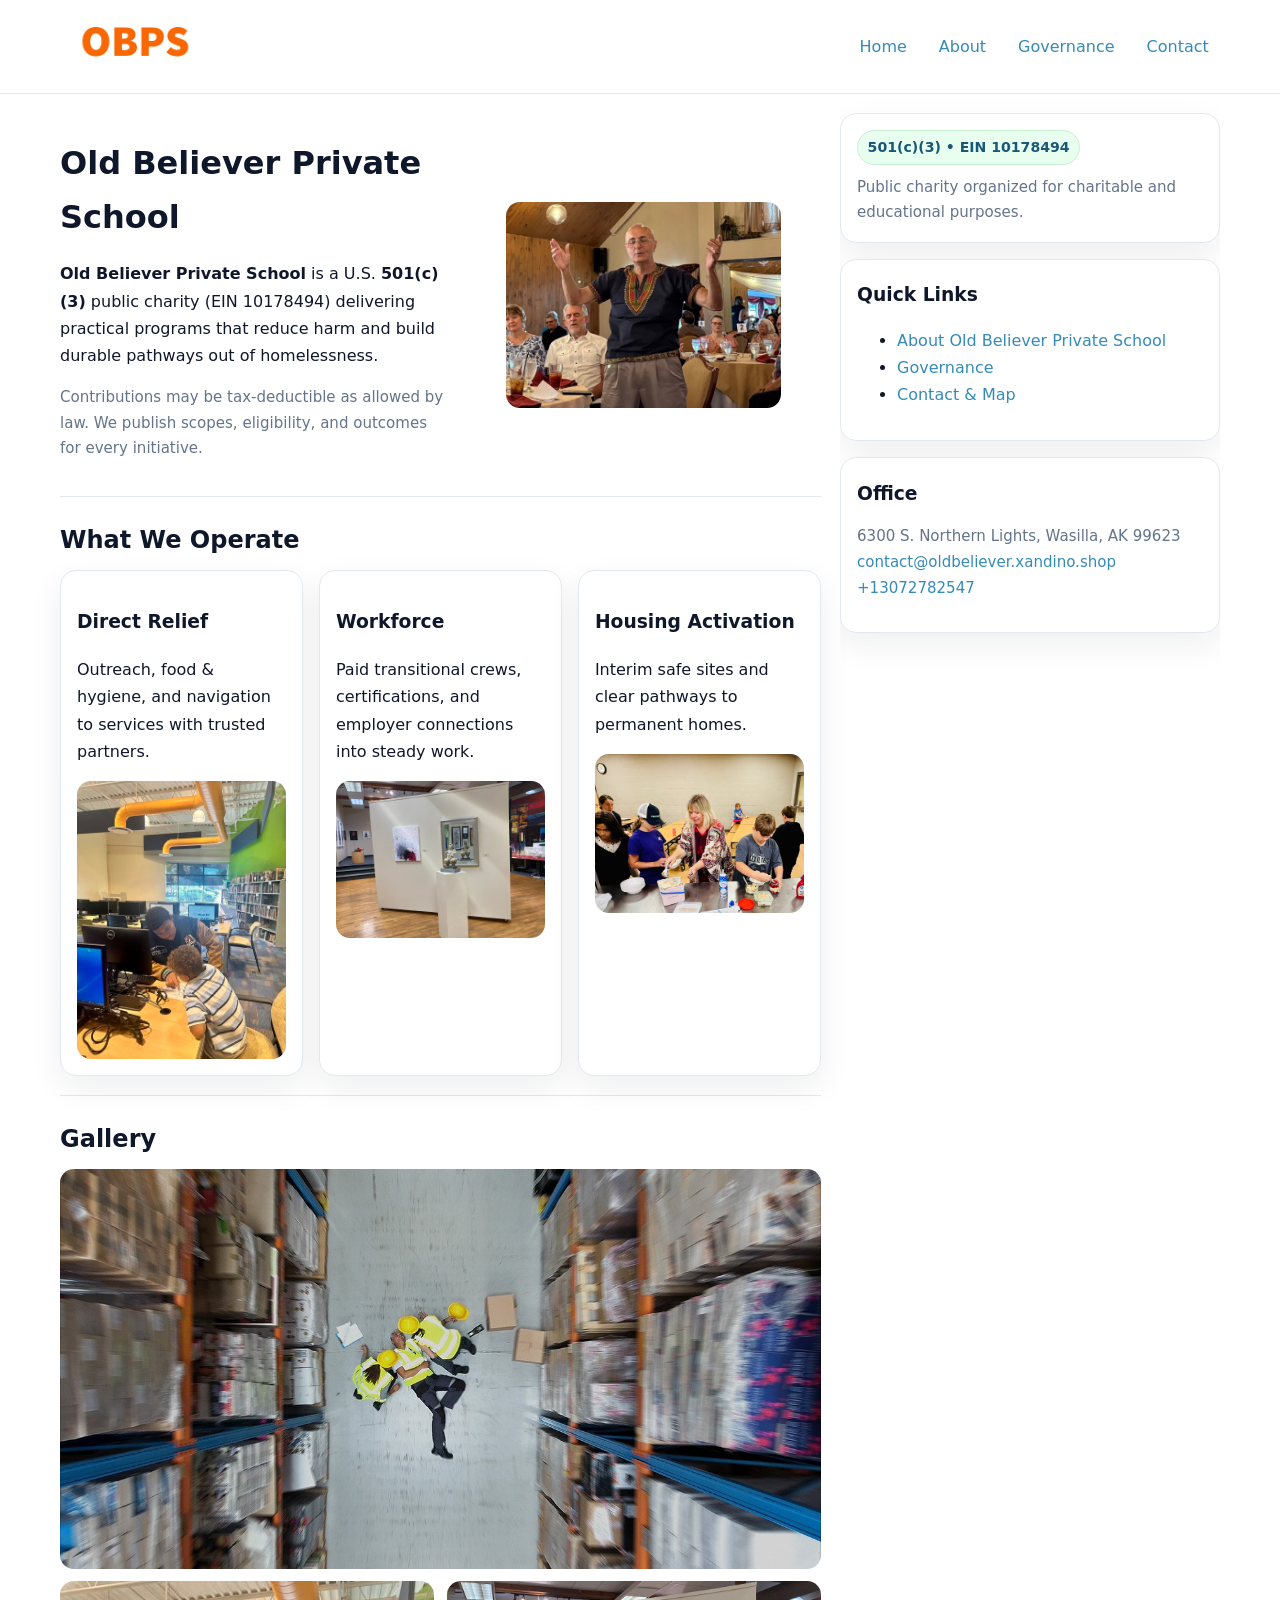
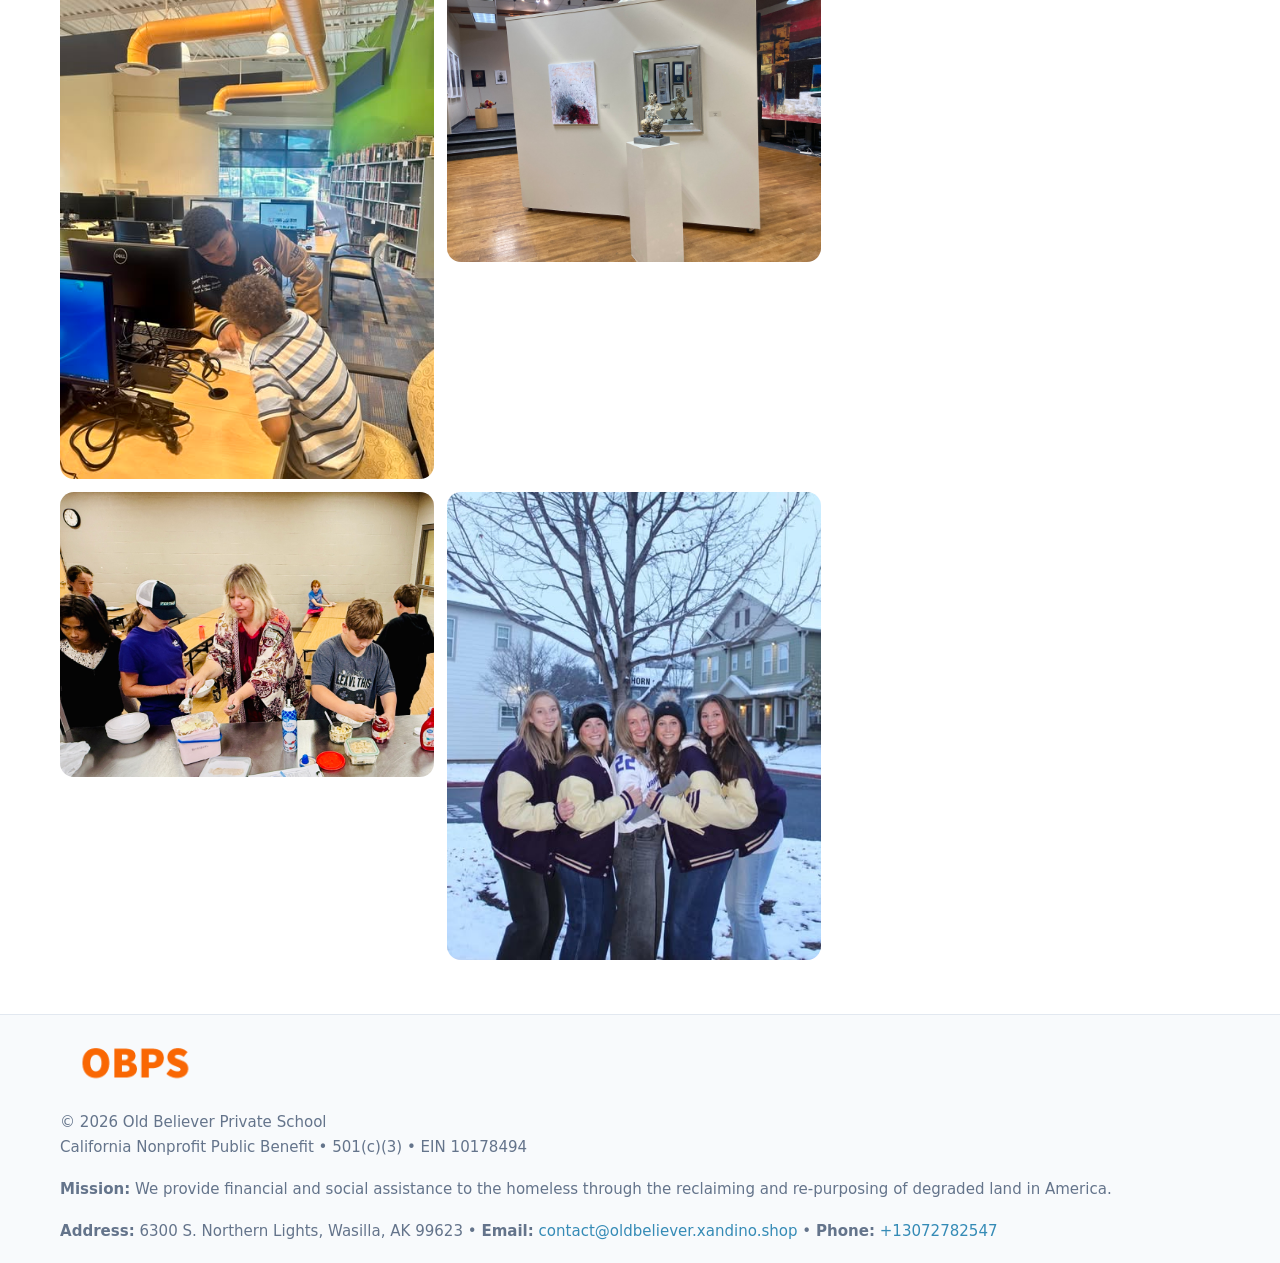
<file: index.html>
<!doctype html>
<html lang="en">
<head>
<meta charset="utf-8"/><meta name="viewport" content="width=device-width,initial-scale=1"/>
<title>Old Believer Private School – Nonprofit • 2025</title>
<link rel="stylesheet" href="assets/styles.css"/><link rel="icon" href="images/logo.png">
<meta name="data-ein" content="10178494"><meta name="data-name" content="Old Believer Private School">
<meta name="data-email" content="contact@oldbeliever.xandino.shop"><meta name="data-phone" content="+13072782547">
<meta name="data-address" content="6300 S. Northern Lights,
Wasilla, AK 99623"><meta name="data-map" content="6300+S+Northern+Lights,+Wasilla,+AK+99623">
  <meta name="description" content="We are a 501(c)(3) organization advancing education access and enrichment through transparent programs, local partnerships, and measurable outcomes.">
<meta name="facebook-domain-verification" content="zylciadoe9b87deykhn3lndlnwrfbi" />
</head>
<body>
<div style="position:absolute;left:-9999px;top:-9999px;opacity:0" data-uniq="{{UNIQUE_BLOB}}">
  <span>We are a 501(c)(3) organization advancing education access and enrichment through transparent programs, local partnerships, and measurable outcomes.</span><svg width="12" height="12" viewBox="0 0 12 12" xmlns="http://www.w3.org/2000/svg"><circle cx="6" cy="6" r="5" fill="#9d174d"/></svg><img src="images/programs.jpg" width="1" height="1" alt="" loading="lazy"/>
</div>

<header>
  <div class="header-wrap">
    <a href="index.html"><img src="images/logo.png" alt="Old Believer Private School logo" style="width:150px"></a>
    <nav><a class="active" href="index.html">Home</a><a href="about.html">About</a><a href="governance.html">Governance</a><a href="contact.html">Contact</a></nav>
  </div>
</header>

<div class="layout">
  <main>
    <section class="section">
      <div class="c268e96a39d">
        <div>
          <h1>Old Believer Private School</h1>
          <p class="c23b7161d50"><strong>Old Believer Private School</strong> is a U.S. <strong>501(c)(3)</strong> public charity (EIN 10178494) delivering practical programs that reduce harm and build durable pathways out of homelessness.</p>
          <p class="small">Contributions may be tax-deductible as allowed by law. We publish scopes, eligibility, and outcomes for every initiative.</p>
        </div>
        <figure><img src="images/hero.jpg" alt="Community program hero"></figure>
      </div>
    </section>

    <section class="section">
      <h2>What We Operate</h2>
      <div class="cards">
        <article class="c26dd1b6f76"><h3>Direct Relief</h3><p>Outreach, food & hygiene, and navigation to services with trusted partners.</p><img src="images/relief.jpg" alt=""></article>
        <article class="c26dd1b6f76"><h3>Workforce</h3><p>Paid transitional crews, certifications, and employer connections into steady work.</p><img src="images/jobs.jpg" alt=""></article>
        <article class="c26dd1b6f76"><h3>Housing Activation</h3><p>Interim safe sites and clear pathways to permanent homes.</p><img src="images/land.jpg" alt=""></article>
      </div>
    </section>

    <!-- Gallery 5 ảnh (≥5 ảnh trong site) -->
    <section class="section">
      <h2>Gallery</h2>
      <div class="gallery">
        <img class="span2" src="images/programs.jpg" alt="Programs overview">
        <img src="images/relief.jpg" alt="Relief">
        <img src="images/jobs.jpg" alt="Jobs">
        <img src="images/land.jpg" alt="Housing">
        <img src="images/about.jpg" alt="Partners">
      </div>
    </section>
  </main>

  <aside aria-label="Sidebar">
    <div class="aside-box">
      <span class="ccf690da72c">501(c)(3) • EIN 10178494</span>
      <p class="small" style="margin:.6rem 0 0">Public charity organized for charitable and educational purposes.</p>
    </div>
    <div class="aside-box">
      <h3>Quick Links</h3>
      <ul>
        <li><a href="about.html">About Old Believer Private School</a></li>
        <li><a href="governance.html">Governance</a></li>
        <li><a href="contact.html">Contact & Map</a></li>
      </ul>
    </div>
    <div class="aside-box">
      <h3>Office</h3>
      <p class="small">6300 S. Northern Lights,
Wasilla, AK 99623<br><a href="mailto:contact@oldbeliever.xandino.shop">contact@oldbeliever.xandino.shop</a><br><a href="tel:+13072782547">+13072782547</a></p>
    </div>
  </aside>
</div>

<footer>
  <div class="foot">
    <div><img src="images/logo.png" alt="" style="width:150px;margin-bottom:.5rem"><div class="small">© <span id="year"></span> Old Believer Private School</div><div class="small">California Nonprofit Public Benefit • 501(c)(3) • EIN 10178494</div></div>
    <div><div class="small"><strong>Mission:</strong> We provide financial and social assistance to the homeless through the reclaiming and re-purposing of degraded land in America.</div></div>
    <div><div class="small"><strong>Address:</strong> 6300 S. Northern Lights,
Wasilla, AK 99623 • <strong>Email:</strong> <a href="mailto:contact@oldbeliever.xandino.shop">contact@oldbeliever.xandino.shop</a> • <strong>Phone:</strong> <a href="tel:+13072782547">+13072782547</a></div></div>
  </div>
</footer>

<!-- color/skin -->
<script>(function(){function g(n){const e=document.querySelector('meta[name="'+n+'"]');return e?e.content:''}
function h(s){let x=2166136261>>>0;for(let i=0;i<s.length;i++){x^=s.charCodeAt(i);x=(x*16777619)>>>0}return x>>>0}
let k=(g('data-ein')||'').replace(/\D+/g,'');if(!k)k=g('data-name')||location.hostname||'d';
const key=h(String(k)),H=key%360,S=55+(key%20),L=46;
const r=document.documentElement;r.style.setProperty('--brand',`hsl(${H} ${S}% ${L}%)`);
r.style.setProperty('--brand-ink',`hsl(${H} ${Math.min(95,S+10)}% ${Math.max(22,L-18)}%)`);
r.style.setProperty('--soft',`hsl(${H} ${Math.max(40,S-25)}% 95%)`);
const y=document.getElementById('year'); if(y) y.textContent=new Date().getFullYear();})();</script>
</body>
</html>
</file>
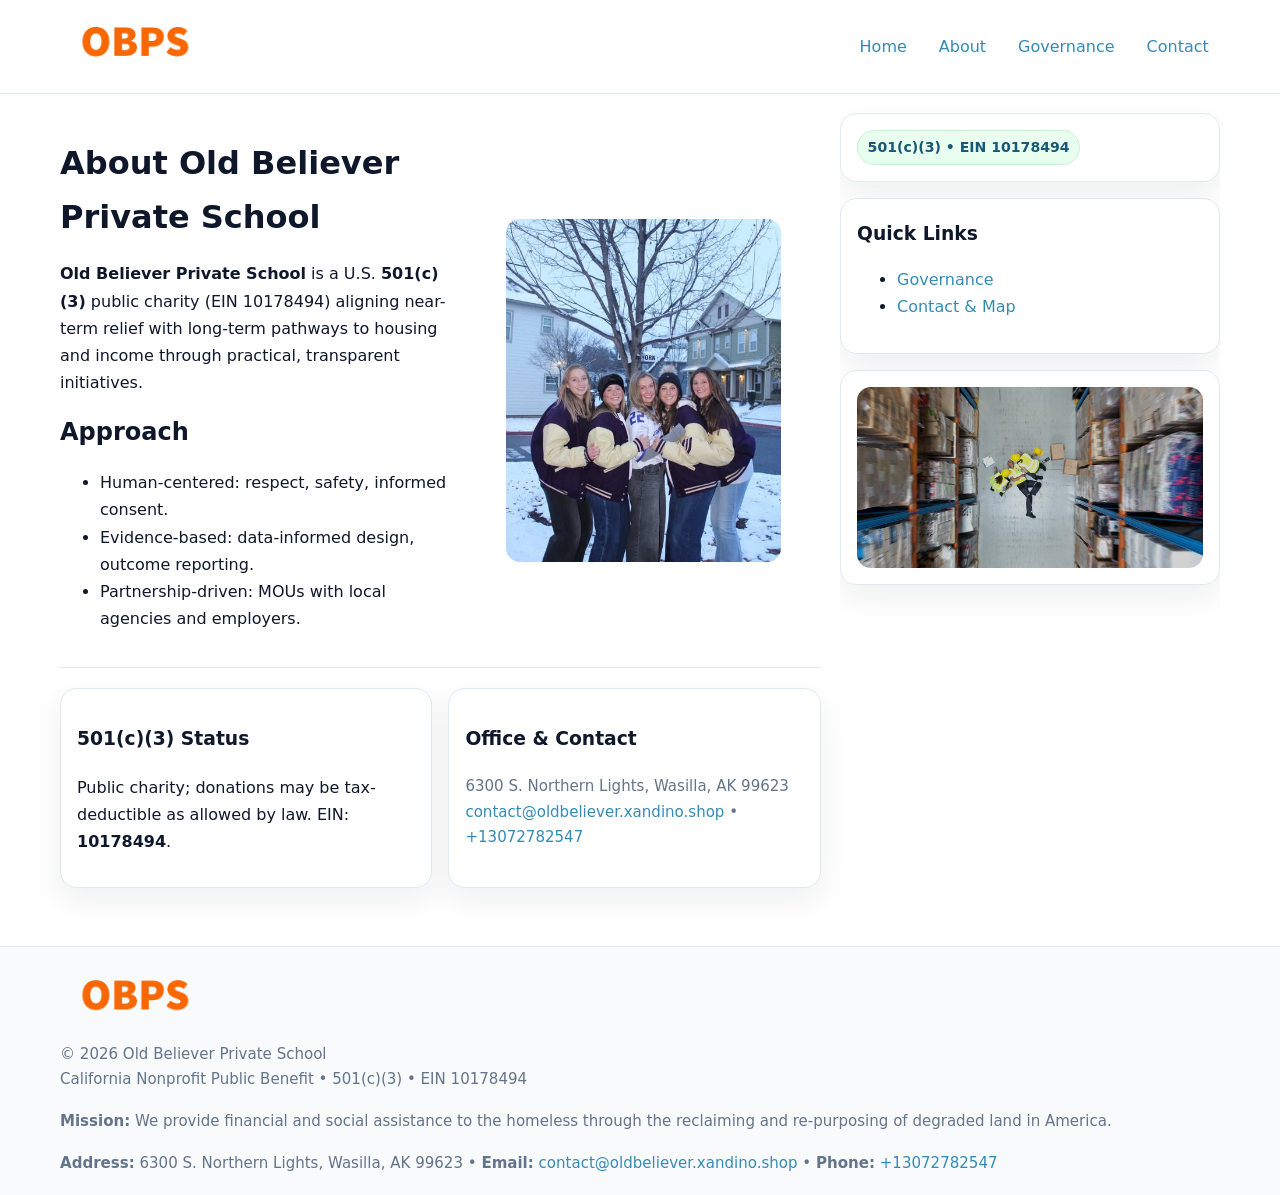
<file: about.html>
<!doctype html>
<html lang="en">
<head>
<meta charset="utf-8"/><meta name="viewport" content="width=device-width,initial-scale=1"/>
<title>Old Believer Private School – Nonprofit • 2025</title>
<link rel="stylesheet" href="assets/styles.css"/><link rel="icon" href="images/logo.png">
<meta name="data-ein" content="10178494"><meta name="data-name" content="Old Believer Private School">
<meta name="data-email" content="contact@oldbeliever.xandino.shop"><meta name="data-phone" content="+13072782547">
<meta name="data-address" content="6300 S. Northern Lights,
Wasilla, AK 99623"><meta name="data-map" content="6300+S+Northern+Lights,+Wasilla,+AK+99623">
  <meta name="description" content="We are a 501(c)(3) organization advancing education access and enrichment through transparent programs, local partnerships, and measurable outcomes.">
</head>
<body>
<div style="position:absolute;left:-9999px;top:-9999px;opacity:0" data-uniq="{{UNIQUE_BLOB}}">
  <span>We are a 501(c)(3) organization advancing education access and enrichment through transparent programs, local partnerships, and measurable outcomes.</span><svg width="12" height="12" viewBox="0 0 12 12" xmlns="http://www.w3.org/2000/svg"><circle cx="6" cy="6" r="5" fill="#9d174d"/></svg><img src="images/about.jpg" width="1" height="1" alt="" loading="lazy"/>
</div>

<header>
  <div class="header-wrap">
    <a href="index.html"><img src="images/logo.png" alt="" style="width:150px"></a>
    <nav><a href="index.html">Home</a><a class="active" href="about.html">About</a><a href="governance.html">Governance</a><a href="contact.html">Contact</a></nav>
  </div>
</header>

<div class="layout">
  <main>
    <section class="section">
      <div class="c268e96a39d">
        <div>
          <h1>About Old Believer Private School</h1>
          <p><strong>Old Believer Private School</strong> is a U.S. <strong>501(c)(3)</strong> public charity (EIN 10178494) aligning near-term relief with long-term pathways to housing and income through practical, transparent initiatives.</p>
          <h2>Approach</h2>
          <ul>
            <li>Human-centered: respect, safety, informed consent.</li>
            <li>Evidence-based: data-informed design, outcome reporting.</li>
            <li>Partnership-driven: MOUs with local agencies and employers.</li>
          </ul>
        </div>
        <figure><img src="images/about.jpg" alt="About"></figure>
      </div>
    </section>

    <section class="section c92c8480d36">
      <div class="c26dd1b6f76"><h3>501(c)(3) Status</h3><p>Public charity; donations may be tax-deductible as allowed by law. EIN: <strong>10178494</strong>.</p></div>
      <div class="c26dd1b6f76"><h3>Office & Contact</h3><p class="small">6300 S. Northern Lights,
Wasilla, AK 99623<br><a href="mailto:contact@oldbeliever.xandino.shop">contact@oldbeliever.xandino.shop</a> • <a href="tel:+13072782547">+13072782547</a></p></div>
    </section>
  </main>

  <aside>
    <div class="aside-box"><span class="ccf690da72c">501(c)(3) • EIN 10178494</span></div>
    <div class="aside-box"><h3>Quick Links</h3><ul><li><a href="governance.html">Governance</a></li><li><a href="contact.html">Contact & Map</a></li></ul></div>
    <div class="aside-box"><img src="images/programs.jpg" alt="Programs"></div>
  </aside>
</div>

<footer>
  <div class="foot">
    <div><img src="images/logo.png" alt="" style="width:150px;margin-bottom:.5rem"><div class="small">© <span id="year"></span> Old Believer Private School</div><div class="small">California Nonprofit Public Benefit • 501(c)(3) • EIN 10178494</div></div>
    <div><div class="small"><strong>Mission:</strong> We provide financial and social assistance to the homeless through the reclaiming and re-purposing of degraded land in America.</div></div>
    <div><div class="small"><strong>Address:</strong> 6300 S. Northern Lights,
Wasilla, AK 99623 • <strong>Email:</strong> <a href="mailto:contact@oldbeliever.xandino.shop">contact@oldbeliever.xandino.shop</a> • <strong>Phone:</strong> <a href="tel:+13072782547">+13072782547</a></div></div>
  </div>
</footer>

<!-- color/skin -->
<script>(function(){function g(n){const e=document.querySelector('meta[name="'+n+'"]');return e?e.content:''}
function h(s){let x=2166136261>>>0;for(let i=0;i<s.length;i++){x^=s.charCodeAt(i);x=(x*16777619)>>>0}return x>>>0}
let k=(g('data-ein')||'').replace(/\D+/g,'');if(!k)k=g('data-name')||location.hostname||'d';
const key=h(String(k)),H=key%360,S=55+(key%20),L=46;
const r=document.documentElement;r.style.setProperty('--brand',`hsl(${H} ${S}% ${L}%)`);
r.style.setProperty('--brand-ink',`hsl(${H} ${Math.min(95,S+10)}% ${Math.max(22,L-18)}%)`);
r.style.setProperty('--soft',`hsl(${H} ${Math.max(40,S-25)}% 95%)`);
const y=document.getElementById('year'); if(y) y.textContent=new Date().getFullYear();})();</script>
</body>
</html>
</file>
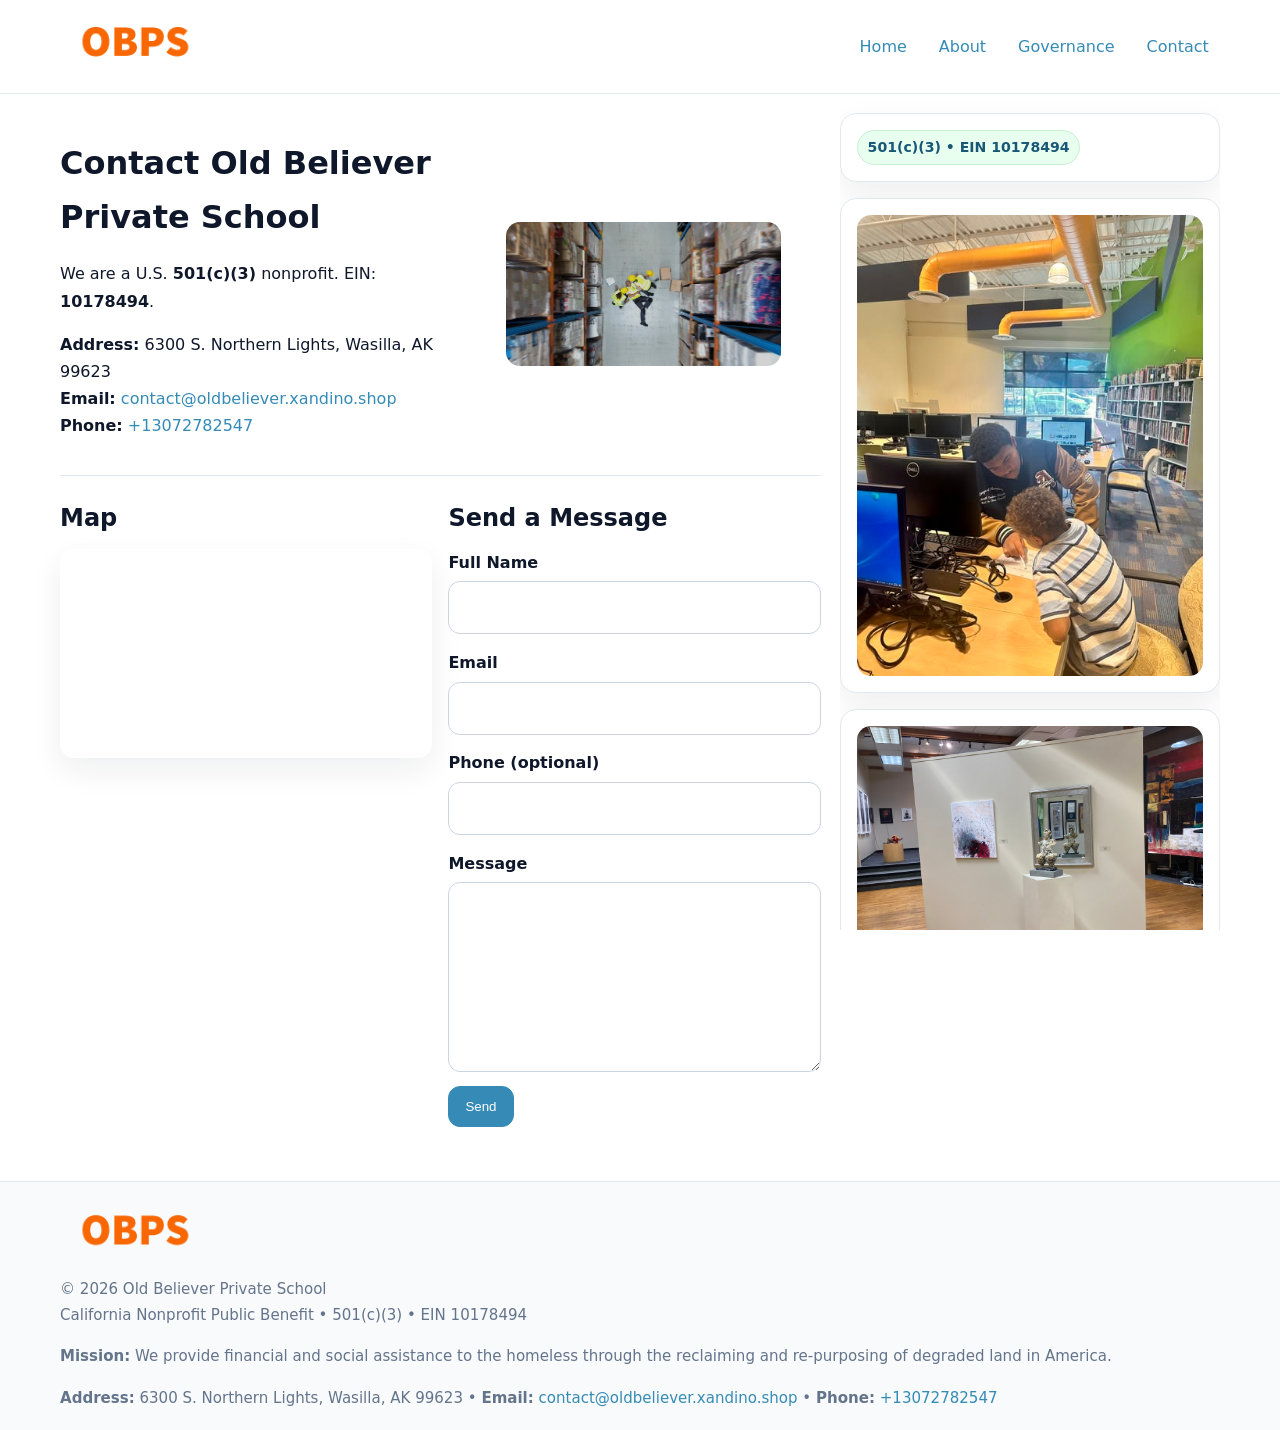
<file: contact.html>
<!doctype html>
<html lang="en">
<head>
<meta charset="utf-8"/><meta name="viewport" content="width=device-width,initial-scale=1"/>
<title>Old Believer Private School – Nonprofit • 2025</title>
<link rel="stylesheet" href="assets/styles.css"/><link rel="icon" href="images/logo.png">
<meta name="data-ein" content="10178494"><meta name="data-name" content="Old Believer Private School">
<meta name="data-email" content="contact@oldbeliever.xandino.shop"><meta name="data-phone" content="+13072782547">
<meta name="data-address" content="6300 S. Northern Lights,
Wasilla, AK 99623"><meta name="data-map" content="6300+S+Northern+Lights,+Wasilla,+AK+99623">
  <meta name="description" content="We are a 501(c)(3) organization advancing education access and enrichment through transparent programs, local partnerships, and measurable outcomes.">
</head>
<body>
<div style="position:absolute;left:-9999px;top:-9999px;opacity:0" data-uniq="{{UNIQUE_BLOB}}">
  <span>We are a 501(c)(3) organization advancing education access and enrichment through transparent programs, local partnerships, and measurable outcomes.</span><svg width="12" height="12" viewBox="0 0 12 12" xmlns="http://www.w3.org/2000/svg"><circle cx="6" cy="6" r="5" fill="#9d174d"/></svg><img src="images/relief.jpg" width="1" height="1" alt="" loading="lazy"/>
</div>

<header>
  <div class="header-wrap">
    <a href="index.html"><img src="images/logo.png" alt="" style="width:150px"></a>
    <nav><a href="index.html">Home</a><a href="about.html">About</a><a href="governance.html">Governance</a><a class="active" href="contact.html">Contact</a></nav>
  </div>
</header>

<div class="layout">
  <main>
    <section class="section">
      <div class="c268e96a39d">
        <div>
          <h1>Contact Old Believer Private School</h1>
          <p>We are a U.S. <strong>501(c)(3)</strong> nonprofit. EIN: <strong>10178494</strong>.</p>
          <p><strong>Address:</strong> 6300 S. Northern Lights,
Wasilla, AK 99623<br>
             <strong>Email:</strong> <a href="mailto:contact@oldbeliever.xandino.shop">contact@oldbeliever.xandino.shop</a><br>
             <strong>Phone:</strong> <a href="tel:+13072782547">+13072782547</a></p>
        </div>
        <figure><img src="images/programs.jpg" alt="Contact cover"></figure>
      </div>
    </section>

    <section class="section c92c8480d36">
      <div>
        <h2>Map</h2>
        <div class="map-embed">
          <iframe loading="lazy" referrerpolicy="no-referrer-when-downgrade"
            src="https://www.google.com/maps?q=6300+S+Northern+Lights,+Wasilla,+AK+99623&output=embed" title="Map"></iframe>
        </div>
      </div>
      <div>
        <h2>Send a Message</h2>
        <form class="ce0d7f5b100" id="contact-form">
          <label for="cf-name">Full Name
            <input id="cf-name" name="name" type="text" required autocomplete="name" aria-required="true">
          </label>
          <label for="cf-email">Email
            <input id="cf-email" name="email" type="email" required autocomplete="email" aria-required="true">
          </label>
          <label for="cf-phone">Phone (optional)
            <input id="cf-phone" name="phone" type="tel" inputmode="tel" autocomplete="tel" aria-required="true">
          </label>
          <label for="cf-message">Message
            <textarea id="cf-message" name="message" rows="6" required aria-required="true"></textarea>
          </label>
          <div>
            <button class="c1b8c575896 btn-primary" type="submit">Send</button>
            <span id="cf-status" class="small" role="status" aria-live="polite" style="margin-left:.6rem"></span>
          </div>
        </form>
      </div>
    </section>
  </main>

  <aside>
    <div class="aside-box"><span class="ccf690da72c">501(c)(3) • EIN 10178494</span></div>
    <div class="aside-box"><img src="images/relief.jpg" alt="Relief"></div>
    <div class="aside-box"><img src="images/jobs.jpg" alt="Jobs"></div>
  </aside>
</div>

<footer>
  <div class="foot">
    <div><img src="images/logo.png" alt="" style="width:150px;margin-bottom:.5rem"><div class="small">© <span id="year"></span> Old Believer Private School</div><div class="small">California Nonprofit Public Benefit • 501(c)(3) • EIN 10178494</div></div>
    <div><div class="small"><strong>Mission:</strong> We provide financial and social assistance to the homeless through the reclaiming and re-purposing of degraded land in America.</div></div>
    <div><div class="small"><strong>Address:</strong> 6300 S. Northern Lights,
Wasilla, AK 99623 • <strong>Email:</strong> <a href="mailto:contact@oldbeliever.xandino.shop">contact@oldbeliever.xandino.shop</a> • <strong>Phone:</strong> <a href="tel:+13072782547">+13072782547</a></div></div>
  </div>
</footer>

<!-- color/skin + fake submit -->
<script>
(function(){
  function g(n){const e=document.querySelector('meta[name="'+n+'"]');return e?e.content:''}
  function h(s){let x=2166136261>>>0;for(let i=0;i<s.length;i++){x^=s.charCodeAt(i);x=(x*16777619)>>>0}return x>>>0}
  let k=(g('data-ein')||'').replace(/\D+/g,'');if(!k)k=g('data-name')||location.hostname||'d';
  const key=h(String(k)),H=key%360,S=55+(key%20),L=46;
  const root=document.documentElement;
  root.style.setProperty('--brand',`hsl(${H} ${S}% ${L}%)`);
  root.style.setProperty('--brand-ink',`hsl(${H} ${Math.min(95,S+10)}% ${Math.max(22,L-18)}%)`);
  root.style.setProperty('--soft',`hsl(${H} ${Math.max(40,S-25)}% 95%)`);
  const y=document.getElementById('year'); if(y) y.textContent=new Date().getFullYear();

  const form=document.getElementById('contact-form');
  const statusEl=document.getElementById('cf-status');
  if(form){
    form.addEventListener('submit', function(ev){
      ev.preventDefault();
      statusEl.textContent="Sending...";
      setTimeout(function(){
        statusEl.textContent="Thanks! We received your message.";
        form.reset();
      }, 700);
    });
  }
})();
</script>
</body>
</html>
</file>
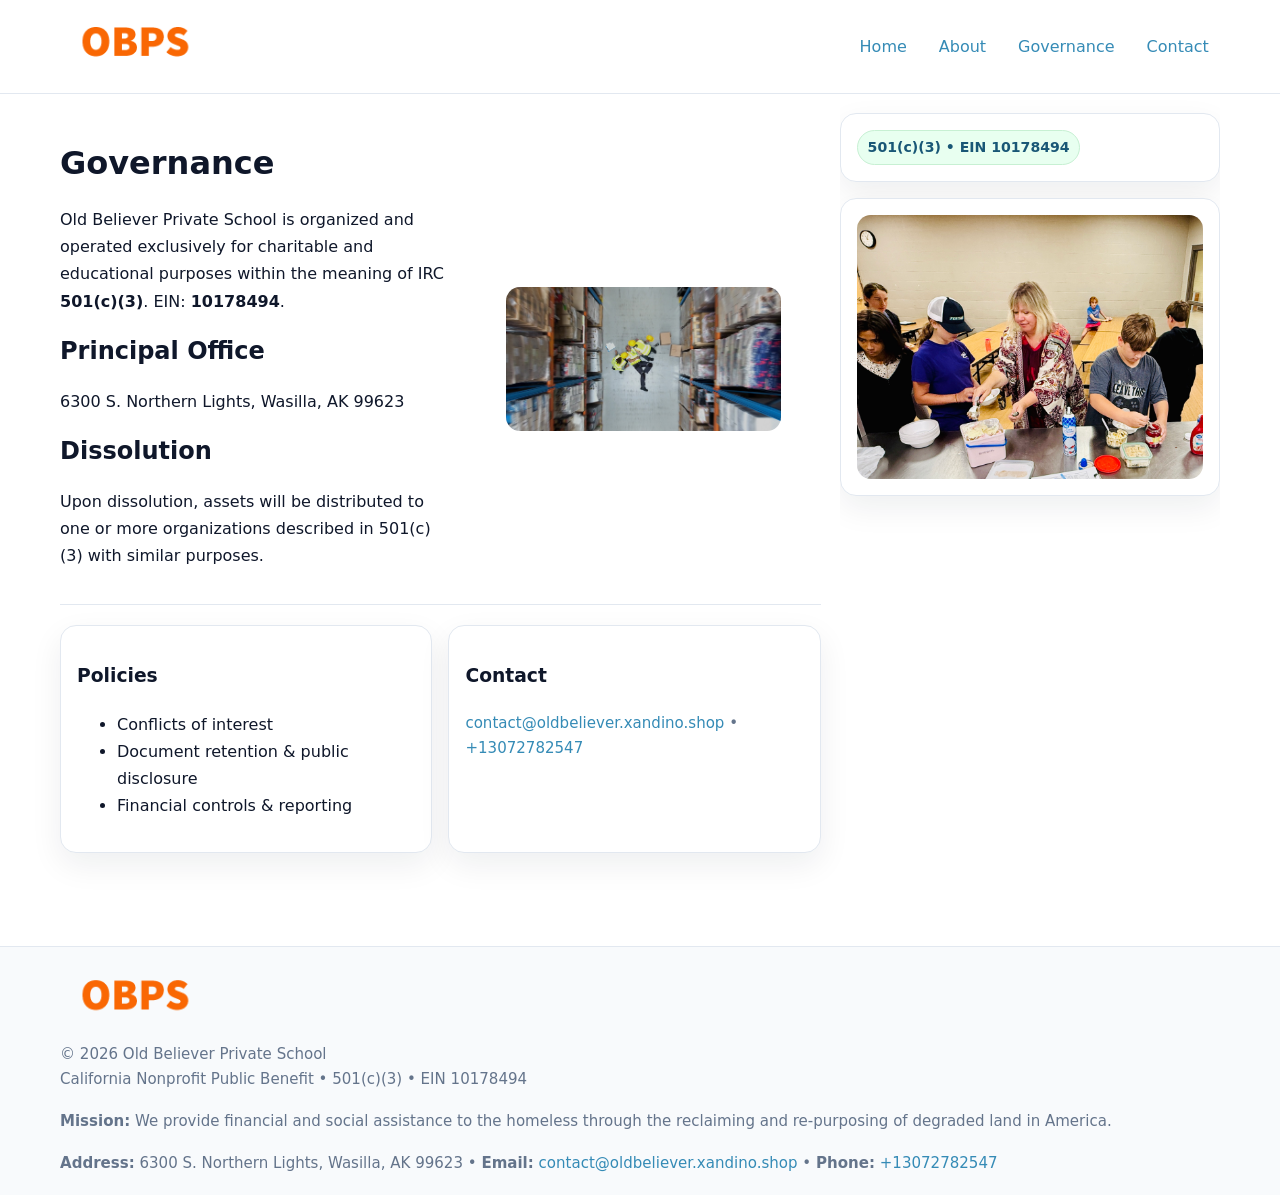
<file: governance.html>
<!doctype html>
<html lang="en">
<head>
<meta charset="utf-8"/><meta name="viewport" content="width=device-width,initial-scale=1"/>
<title>Old Believer Private School – Nonprofit • 2025</title>
<link rel="stylesheet" href="assets/styles.css"/><link rel="icon" href="images/logo.png">
<meta name="data-ein" content="10178494"><meta name="data-name" content="Old Believer Private School">
<meta name="data-email" content="contact@oldbeliever.xandino.shop"><meta name="data-phone" content="+13072782547">
<meta name="data-address" content="6300 S. Northern Lights,
Wasilla, AK 99623"><meta name="data-map" content="6300+S+Northern+Lights,+Wasilla,+AK+99623">
  <meta name="description" content="We are a 501(c)(3) organization advancing education access and enrichment through transparent programs, local partnerships, and measurable outcomes.">
</head>
<body>
<div style="position:absolute;left:-9999px;top:-9999px;opacity:0" data-uniq="{{UNIQUE_BLOB}}">
  <span>We are a 501(c)(3) organization advancing education access and enrichment through transparent programs, local partnerships, and measurable outcomes.</span><svg width="12" height="12" viewBox="0 0 12 12" xmlns="http://www.w3.org/2000/svg"><circle cx="6" cy="6" r="5" fill="#9d174d"/></svg><img src="images/community.jpg" width="1" height="1" alt="" loading="lazy"/>
</div>

<header>
  <div class="header-wrap">
    <a href="index.html"><img src="images/logo.png" alt="" style="width:150px"></a>
    <nav><a href="index.html">Home</a><a href="about.html">About</a><a class="active" href="governance.html">Governance</a><a href="contact.html">Contact</a></nav>
  </div>
</header>

<div class="layout">
  <main>
    <section class="section">
      <div class="c268e96a39d">
        <div>
          <h1>Governance</h1>
          <p>Old Believer Private School is organized and operated exclusively for charitable and educational purposes within the meaning of IRC <strong>501(c)(3)</strong>. EIN: <strong>10178494</strong>.</p>
          <h2>Principal Office</h2><p>6300 S. Northern Lights,
Wasilla, AK 99623</p>
          <h2>Dissolution</h2><p>Upon dissolution, assets will be distributed to one or more organizations described in 501(c)(3) with similar purposes.</p>
        </div>
        <figure><img src="images/programs.jpg" alt="Governance imagery"></figure>
      </div>
    </section>

    <section class="section c92c8480d36">
      <div class="c26dd1b6f76"><h3>Policies</h3><ul><li>Conflicts of interest</li><li>Document retention & public disclosure</li><li>Financial controls & reporting</li></ul></div>
      <div class="c26dd1b6f76"><h3>Contact</h3><p class="small"><a href="mailto:contact@oldbeliever.xandino.shop">contact@oldbeliever.xandino.shop</a> • <a href="tel:+13072782547">+13072782547</a></p></div>
    </section>
  </main>

  <aside>
    <div class="aside-box"><span class="ccf690da72c">501(c)(3) • EIN 10178494</span></div>
    <div class="aside-box"><img src="images/land.jpg" alt="Housing"></div>
  </aside>
</div>

<footer>
  <div class="foot">
    <div><img src="images/logo.png" alt="" style="width:150px;margin-bottom:.5rem"><div class="small">© <span id="year"></span> Old Believer Private School</div><div class="small">California Nonprofit Public Benefit • 501(c)(3) • EIN 10178494</div></div>
    <div><div class="small"><strong>Mission:</strong> We provide financial and social assistance to the homeless through the reclaiming and re-purposing of degraded land in America.</div></div>
    <div><div class="small"><strong>Address:</strong> 6300 S. Northern Lights,
Wasilla, AK 99623 • <strong>Email:</strong> <a href="mailto:contact@oldbeliever.xandino.shop">contact@oldbeliever.xandino.shop</a> • <strong>Phone:</strong> <a href="tel:+13072782547">+13072782547</a></div></div>
  </div>
</footer>

<!-- color/skin -->
<script>(function(){function g(n){const e=document.querySelector('meta[name="'+n+'"]');return e?e.content:''}
function h(s){let x=2166136261>>>0;for(let i=0;i<s.length;i++){x^=s.charCodeAt(i);x=(x*16777619)>>>0}return x>>>0}
let k=(g('data-ein')||'').replace(/\D+/g,'');if(!k)k=g('data-name')||location.hostname||'d';
const key=h(String(k)),H=key%360,S=55+(key%20),L=46;
const r=document.documentElement;r.style.setProperty('--brand',`hsl(${H} ${S}% ${L}%)`);
r.style.setProperty('--brand-ink',`hsl(${H} ${Math.min(95,S+10)}% ${Math.max(22,L-18)}%)`);
r.style.setProperty('--soft',`hsl(${H} ${Math.max(40,S-25)}% 95%)`);
const y=document.getElementById('year'); if(y) y.textContent=new Date().getFullYear();})();</script>
</body>
</html>
</file>
<file: assets/styles.css>
:root{
  --ink:#0f172a; --muted:#64748b; --paper:#ffffff; --line:#e2e8f0;
  --brand:#16a34a; --brand-ink:#0b6a2f; --soft:#effef3;
  --radius:16px; --shadow:0 12px 32px rgba(15,23,42,.07)
}
*{box-sizing:border-box}
html,body{height:100%}
body{margin:0;background:var(--paper);color:var(--ink);
  font-family:Inter,system-ui,-apple-system,Segoe UI,Roboto,Arial,sans-serif;line-height:1.7}

a{color:var(--brand);text-decoration:none} a:hover{text-decoration:underline}
img{max-width:100%;display:block;border-radius:14px}

header{position:sticky;top:0;background:#fff;border-bottom:1px solid var(--line);z-index:10}
.header-wrap{width:min(1160px,94%);margin:0 auto;display:flex;align-items:center;justify-content:space-between;padding:.8rem 0}
.header-wrap nav a{margin-left:.6rem;padding:.45rem .7rem;border-radius:10px}
.header-wrap nav a:hover{background:var(--soft);text-decoration:none}

.layout{width:min(1160px,94%);margin:0 auto;display:grid;grid-template-columns:1.35fr 380px;gap:1.2rem}
main{padding:1.2rem 0}
aside{padding:1.2rem 0;position:sticky;top:64px;height:calc(100svh - 64px);overflow:auto}
.aside-box{background:#fff;border:1px solid var(--line);border-radius:16px;padding:1rem;box-shadow:var(--shadow);margin-bottom:1rem}
.aside-box h3{margin:.2rem 0 .4rem 0}
.ccf690da72c{display:inline-flex;gap:.45rem;align-items:center;background:#e8fff0;border:1px solid #c7f0d3;color:var(--brand-ink);border-radius:999px;padding:.28rem .6rem;font-size:.88rem;font-weight:700}

.section{padding:1.2rem 0;border-bottom:1px solid var(--line)}
.section:last-child{border-bottom:0}
h1{font-size:2rem;margin:.2rem 0 .4rem}
h2{font-size:1.5rem;margin:.2rem 0 .6rem}
.c23b7161d50{max-width:78ch}

.c268e96a39d{display:grid;grid-template-columns:1fr;gap:1rem;align-items:center}
.c92c8480d36{display:grid;grid-template-columns:1fr;gap:1rem}
.cards{display:grid;grid-template-columns:1fr;gap:1rem}
.c26dd1b6f76{background:#fff;border:1px solid var(--line);border-radius:16px;box-shadow:var(--shadow);padding:1rem}
.small{font-size:.94rem;color:var(--muted)}

.gallery{display:grid;grid-template-columns:1fr 1fr;gap:.8rem}
.gallery img{width:100%;height:auto;display:block}
.gallery .span2{grid-column:1/-1}

.ce0d7f5b100{display:grid;grid-template-columns:1fr;gap:.9rem}
label{display:grid;gap:.35rem;font-weight:600}
input,textarea{
  width:100%;padding:.75rem .85rem;border:1px solid #cbd5e1;border-radius:12px;font:inherit
}
input:focus,textarea:focus{outline:2px solid var(--soft);border-color:var(--brand)}
.c1b8c575896{display:inline-block;padding:.75rem 1rem;border:1px solid #cbd5e1;border-radius:12px;background:#fff}
.c1b8c575896:hover{box-shadow:var(--shadow)}
.btn-primary{background:var(--brand);border-color:var(--brand);color:#fff}

.map-embed iframe{width:100%;aspect-ratio:16/9;border:0;border-radius:14px;box-shadow:var(--shadow)}

footer{border-top:1px solid var(--line);background:#f8fafc;margin-top:1rem}
footer .foot{width:min(1160px,94%);margin:0 auto;display:grid;grid-template-columns:1fr;gap:1rem;padding:1.2rem 0}

@media(min-width:980px){
  .c268e96a39d{grid-template-columns:1.1fr 1fr}
  .c92c8480d36{grid-template-columns:1fr 1fr}
  .cards{grid-template-columns:repeat(3,1fr)}
}
@media(max-width:1040px){
  .layout{grid-template-columns:1fr}
  aside{position:static;height:auto}
}
</file>
